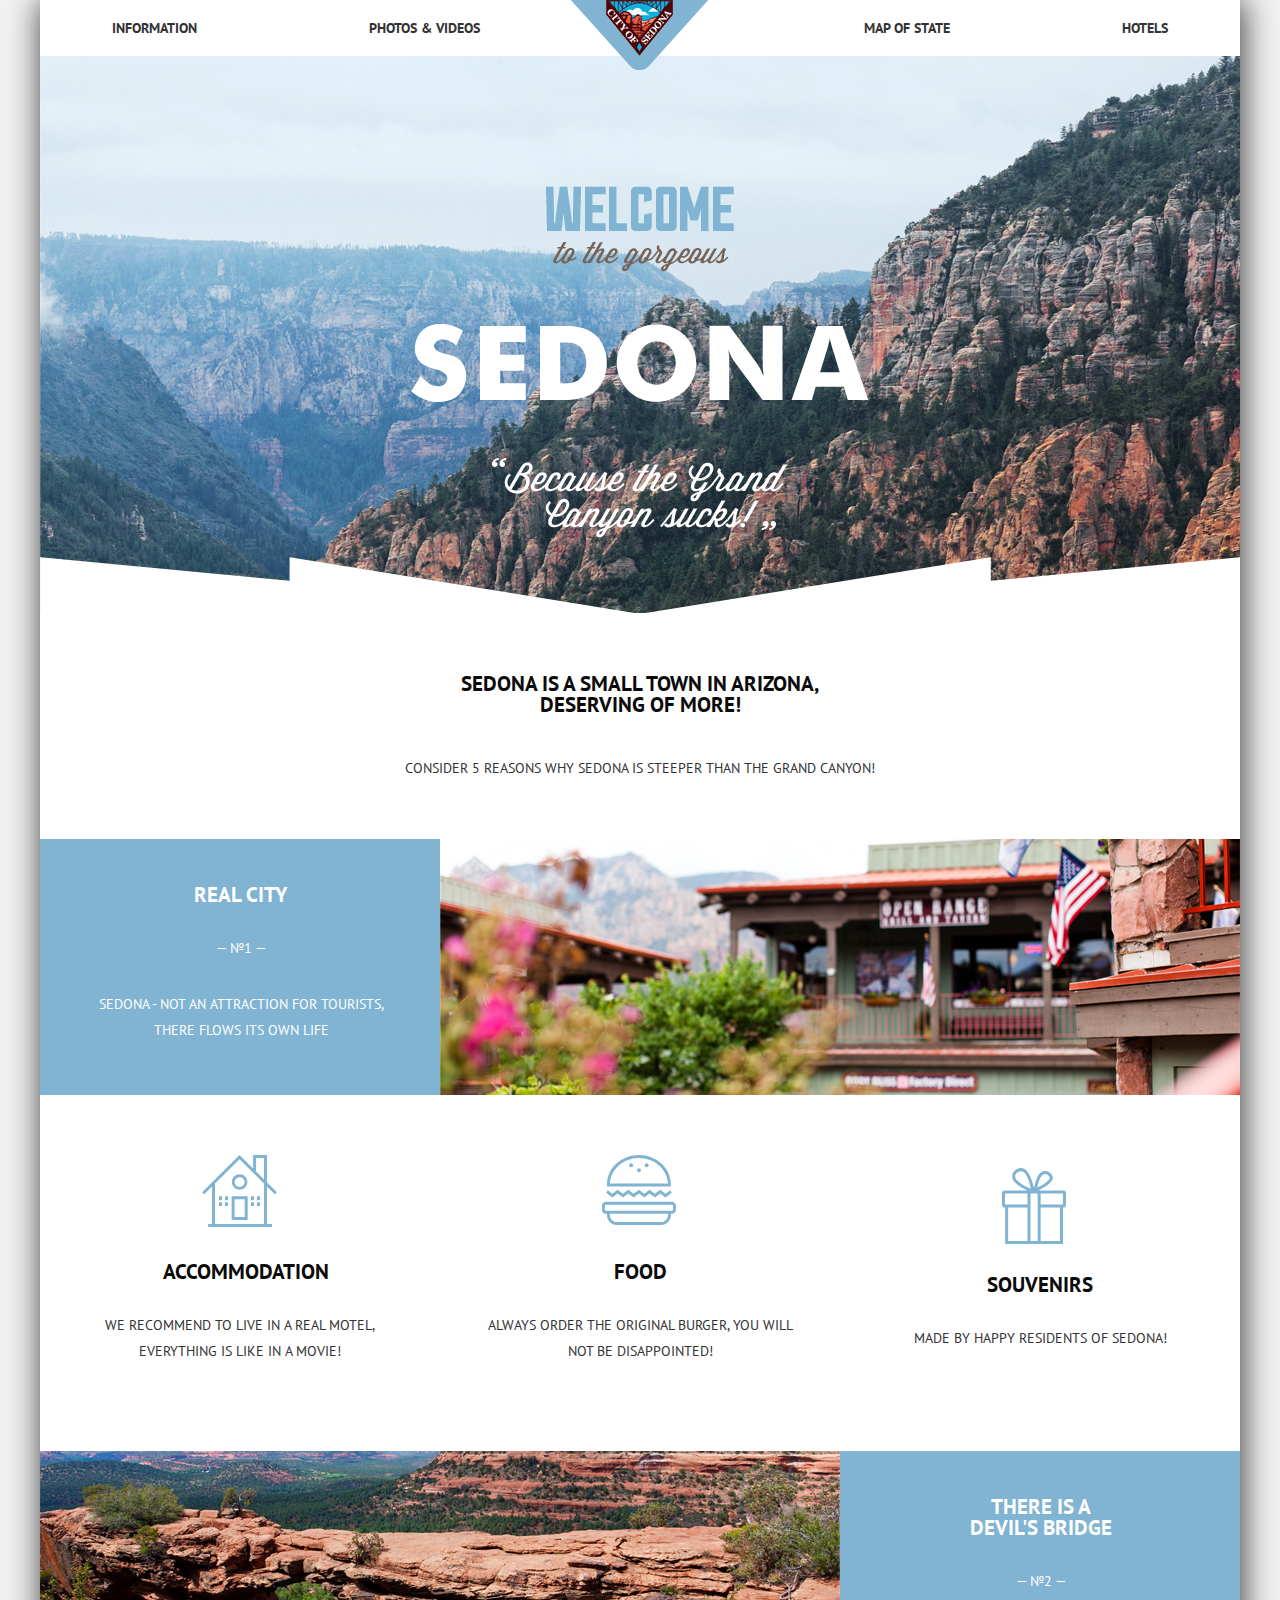
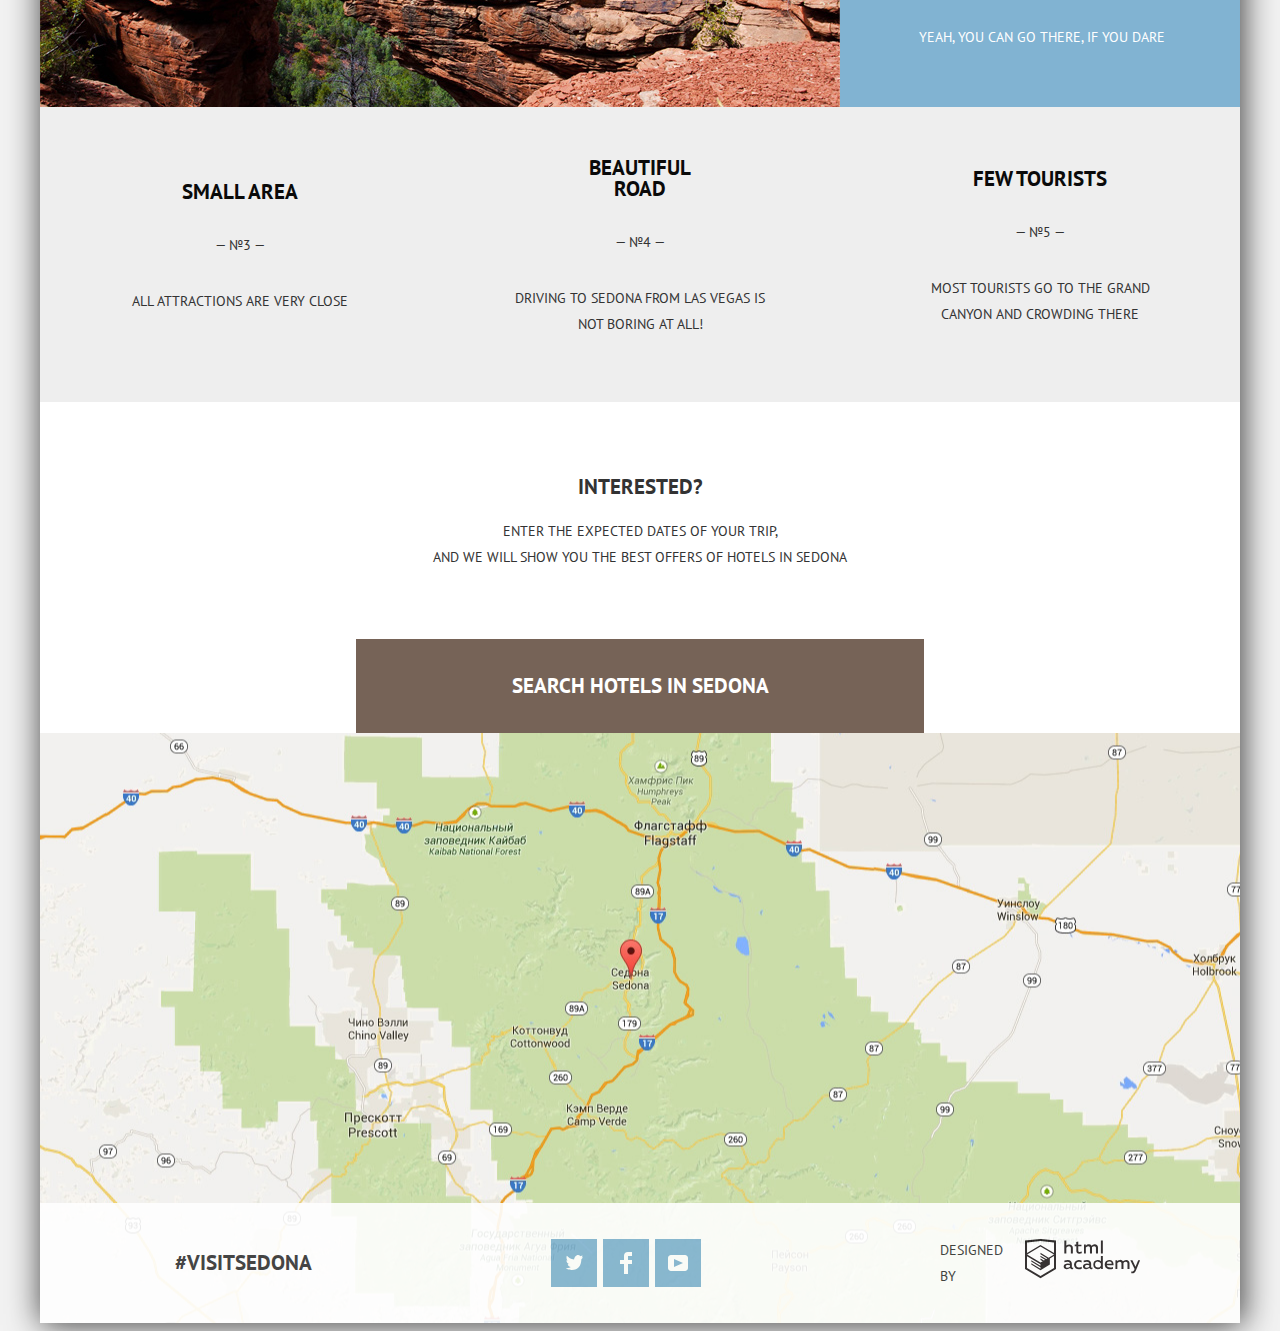
<file: index.html>
<!DOCTYPE html>
<html lang="ru">
   <head>
      <meta charset="utf-8">
      <title>Седона</title>
      <link href="https://fonts.googleapis.com/css?family=PT+Sans:400,700&amp;subset=cyrillic" rel="stylesheet">
      <link href="css/normalize.css" rel="stylesheet">
      <link href="css/style.min.css" rel="stylesheet">
   </head>
   <body>
      <div class="container">
         <header class="main-header">
            <nav class="main-navigation">
               <a class="logo-wrapper">
               <img class="logo" src="img/logo.png" width="138" height="70" alt="Logo of Sedona">
               </a>
               <ul class="site-navigation">
                  <li><a class="navigation-link" href="info.html" tabindex="0" aria-label="Information">Information</a></li>
                  <li><a class="navigation-link" href="photo.html" tabindex="0" aria-label="Photos & videos">Photos & videos</a></li>
                  <li><a class="navigation-link" href="map.html" tabindex="0" aria-label="Map of state">Map of state</a></li>
                  <li><a class="navigation-link" href="inner.html" tabindex="0" aria-label="Hotels">Hotels</a></li>
               </ul>
            </nav>
         </header>
         <main class="main-content">
            <div class="main-pic">
               <img class="font" src="img/welcome.png" width="458" height="352" alt="Welcome to the gorgeous Sedona Because the Grand Canyon sucks!">
            </div>
            <div class="promo-title">
               <h2 class="tagline">Sedona is a small town in Arizona, deserving of more!
               </h2>
               <h3 class="reasons">Consider 5 reasons why Sedona is steeper than the Grand Canyon!</h3>
            </div>
            <div class="reasons-line one">
               <div class="reasons-list main">
                  <h4 class="main-reason other">Real city</h4>
                  <div class="number-sign different"> &#8212; №1 &#8212;</div>
                  <p class="describe different">Sedona - not an attraction for tourists, there flows its own life</p>
               </div>
               <div class="promo-pic">
                  <img class="pic-one" src="img/photo-1.jpg" width="800" height="255" alt="Photo of Sedona">
               </div>
            </div>
            <ul class="recommend-list">
               <li class="recommend-item item-one">
                  <div class="symbol symbol-one"></div>
                  <h4 class="main-reason">Accommodation</h4>
                  <p class="describe">We recommend to live in a real motel, everything is like in a movie!</p>
               </li>
               <li class="recommend-item item-two">
                  <div class="symbol symbol-two"></div>
                  <h4 class="main-reason">Food</h4>
                  <p class="describe">Always order the original burger, you will not be disappointed!</p>
               </li>
               <li class="recommend-item item-three">
                  <div class="symbol symbol-three"></div>
                  <h4 class="main-reason">Souvenirs</h4>
                  <p class="describe">Made by happy residents of Sedona!</p>
               </li>
            </ul>
            <div class="reasons-line two">
               <div class="promo-pic">
                  <img class="pic-two" src="img/photo-2.jpg" width="800" height="255" alt="photo of devil's bridge">
               </div>
               <div class="reasons-list main">
                  <h4 class="main-reason other">There is a devil's bridge</h4>
                  <div class="number-sign different">&#8212; №2 &#8212;</div>
                  <p class="describe different">Yeah, you can go there, if you dare</p>
               </div>
            </div>
            <ul class="other-reason-list">
               <li class="other-reason-list-item item-one">
                  <h4 class="main-reason">Small area</h4>
                  <div class="number-sign">&#8212; №3 &#8212;</div>
                  <p class="describe">All attractions are very close</p>
               </li>
               <li class="other-reason-list-item item-two">
                  <h4 class="main-reason">Beautiful road</h4>
                  <div class="number-sign">&#8212; №4 &#8212;</div>
                  <p class="describe">Driving to Sedona from Las Vegas is not boring at all!</p>
               </li>
               <li class="other-reason-list-item item-three">
                  <h4 class="main-reason">Few tourists</h4>
                  <div class="number-sign">&#8212; №5 &#8212;</div>
                  <p class="describe">Most tourists go to the Grand Canyon and crowding there</p>
               </li>
            </ul>
            <section class="info">
               <div class="interested">
                  <h2>Interested?</h2>
                  <p class="dates">Enter the expected dates of your trip, <br> and we will show you the best offers of hotels in Sedona</p>
               </div>
               <div class="button-and-modal">
                  <button class="find-hotel">Search hotels in Sedona</button>
                  <section class="form-dates modal">
                     <form class="form-dates" action="https://echo.htmlacademy.ru" method="post">
                        <div class="form-item">
                           <label for="date-in">Arrival date:</label>
                           <input type="text" class="date-in-field-input" required name="date" id="date-in" value="" placeholder="24 april 2018">
                        </div>
                        <div class="form-item">
                           <label for="date-out">Departure date:</label>
                           <input type="text" class="date-out-field-input" required name="date" id="date-out" value="" placeholder="4 jule 2018">
                        </div>
                        <fieldset class="guests-form">
                           <div class="part-guests">
                              <div class="guests guests-adult">
                                 <label for="guests-adult">Adult:</label>
                                 <button class="button form-dates-button form-dates-button-less-adult" type="button">-</button>
                                 <input type="number" class="input-adult" required name="guests" id="guests-adult" value="" placeholder="2">
                                 <button class="button form-dates-button form-dates-button-more-adult" type="button">+</button>
                              </div>
                              <div class="guests guests-child">
                                 <label for="guests-children">Children:</label>
                                 <button class="button form-dates-button form-dates-button-less-child" type="button">-</button>
                                 <input type="number" class="input-child" required name="guests" id="guests-children" value="" placeholder="0">
                                 <button class="button form-dates-button form-dates-button-more-child" type="button">+</button>
                              </div>
                           </div>
                        </fieldset>
                     </form>
                     <a class="find-hotels" href="#" tabindex="0" aria-label="Find hotels">Find</a>
                  </section>
               </div>
               <!--<div class="wr-map">
                  <img class="map" src="img/map.jpg" width="1200" height="100%" alt="Карта города Седона">
                  </div>-->
               <div class="overlay map">
                  <iframe src="https://www.google.ru/maps/place/Седона,+Аризона+86336,+США/data=!4m2!3m1!1s0x872da132f942b00d:0x5548c523fa6c8efd?sa=X&ved=0ahUKEwjzxvajh4vaAhXHd5oKHQqIDrsQ8gEIJjAA" width="1200" height="590" allowfullscreen></iframe>
               </div>
            </section>
         </main>
         <footer class="main-footer">
            <span class="visit">#VisitSedona</span>
            <ul class="footer-social">
               <li>
                  <a class="social-button tw-link" href="#" tabindex="0" aria-label="Twitter">
                     <svg xmlns="http://www.w3.org/2000/svg" xmlns:xlink="http://www.w3.org/1999/xlink" width="17" height="15" viewBox="0 0 17 15">
                        <path fill="#FFF" d="M10.95.144c1.685-.496 2.984.27 3.577 1.179.673-.231 1.331-.481 2.011-.708a2.345 2.345 0 0 1-.857 1.768c.685.17 1.304-.491 1.304-.491-.169 1-1.006 1.788-1.563 2.024-.231 6.75-3.175 11.217-10.077 11.082h-.446c-.41 0-4.164-.46-4.898-1.887 2.271.196 3.893-.422 4.693-1.177-.96-.3-2.679-.477-2.979-2.95.349.106.564.228 1.19.119C1.705 8.247.374 7.53.448 5.33c.285.328 1.067.536 1.34.472C1.085 5.561-.182 2.442.894.85c1.818 1.854 3.735 3.606 7.152 3.773C8.254 2.33 9.183.793 10.95.144z"/>
                     </svg>
                  </a>
               </li>
               <li>
                  <a class="social-button fb-link" href="#" tabindex="0" aria-label="Facebook">
                     <svg xmlns="http://www.w3.org/2000/svg" width="12" height="22" viewBox="0 0 12 22">
                        <path fill="#FFF" d="M12 4V0H8a4 4 0 0 0-4 4v4H0v4h4v10h4V12h4V8H8V4h4z"/>
                     </svg>
                  </a>
               </li>
               <li>
                  <a class="social-button youtube-link" href="#" tabindex="0" aria-label="Youtube">
                     <svg xmlns="http://www.w3.org/2000/svg" xmlns:xlink="http://www.w3.org/1999/xlink" width="20" height="16" viewBox="0 0 20 16">
                        <path fill="#FFF" d="M17 0H3C1.35 0 0 1.35 0 3v10c0 1.65 1.35 3 3 3h14c1.65 0 3-1.35 3-3V3c0-1.65-1.35-3-3-3zM6.027 11.998V4.002L15.014 8l-8.987 3.998z"/>
                     </svg>
                  </a>
               </li>
            </ul>
            <div class="footer-copyright">
               <p class="made-by">Designed by</p>
               <a class="academy-link" href="https://htmlacademy.ru" tabindex="0" aria-label="HTML Academy">
                  <svg id="Layer_1" data-name="Layer 1" xmlns="http://www.w3.org/2000/svg" viewBox="0 0 108.08 36.85">
                     <title>logo-htmlacademy-small1</title>
                     <path d="M44.61,26.88a2,2,0,0,0,.55-0.1v1.33a3.25,3.25,0,0,1-1.18.21,1.67,1.67,0,0,1-1.67-1,4.84,4.84,0,0,1-3.14,1.08c-1.51,0-2.91-.83-2.91-2.55,0-2.13,2-2.79,3.71-2.79a11.08,11.08,0,0,1,2.17.25v-0.3c0-1-.76-1.77-2.19-1.77a7.42,7.42,0,0,0-3,.64v-1.7a10.21,10.21,0,0,1,3.19-.55c2.36,0,3.81,1.12,3.81,3.65v3a0.54,0.54,0,0,0,.49.59h0.17Zm-6.44-1.13A1.35,1.35,0,0,0,39.63,27h0.11a3.39,3.39,0,0,0,2.41-1V24.58a9.72,9.72,0,0,0-1.81-.21c-1,0-2.16.33-2.16,1.38h0Zm12.36-6.11a5,5,0,0,1,2.57.64V22a4.08,4.08,0,0,0-2.3-.7,2.75,2.75,0,1,0,0,5.49,5,5,0,0,0,2.43-.64v1.71a6.27,6.27,0,0,1-2.76.57A4.21,4.21,0,0,1,46,24.51q0-.21,0-0.41a4.32,4.32,0,0,1,4.18-4.46h0.38Zm12.17,7.24a2,2,0,0,0,.55-0.1v1.33a3.25,3.25,0,0,1-1.18.21,1.67,1.67,0,0,1-1.67-1,4.84,4.84,0,0,1-3.14,1.08c-1.51,0-2.91-.83-2.91-2.55,0-2.13,2-2.79,3.71-2.79a11.08,11.08,0,0,1,2.17.25v-0.3c0-1-.76-1.77-2.19-1.77a7.42,7.42,0,0,0-3,.64v-1.7a10.21,10.21,0,0,1,3.19-.55c2.36,0,3.81,1.12,3.81,3.65v3a0.54,0.54,0,0,0,.49.59h0.17Zm-6.44-1.13A1.35,1.35,0,0,0,57.73,27h0.11a3.39,3.39,0,0,0,2.41-1V24.58a9.72,9.72,0,0,0-1.81-.21c-1.06,0-2.16.33-2.16,1.38h0ZM73,16V28.2H71.35V26.88a3.88,3.88,0,0,1-3.19,1.54,4.4,4.4,0,0,1,0-8.78,3.81,3.81,0,0,1,3,1.3V16H73Zm-4.53,5.22a2.76,2.76,0,1,0,0,5.52A2.86,2.86,0,0,0,71.15,25V23A2.91,2.91,0,0,0,68.49,21.27ZM79,19.64c3.31,0,4.46,2.68,3.92,5.09H76.7c0.21,1.5,1.67,2.11,3.19,2.11a6.11,6.11,0,0,0,2.64-.59v1.6a7.14,7.14,0,0,1-3,.57C77,28.42,74.78,27,74.78,24a4.18,4.18,0,0,1,4-4.39H79Zm0.09,1.54a2.28,2.28,0,0,0-2.44,2.1v0.06H81.3A2,2,0,0,0,79.13,21.18Zm5.73,7V19.87h1.65v1a3.81,3.81,0,0,1,2.78-1.27A2.86,2.86,0,0,1,91.89,21a4.12,4.12,0,0,1,2.91-1.33A3.06,3.06,0,0,1,98,23V28.2h-1.9V23.05a1.59,1.59,0,0,0-1.42-1.75H94.42a2.8,2.8,0,0,0-2.07,1.12V28.2h-1.9V23.05A1.59,1.59,0,0,0,89,21.31H88.8a3,3,0,0,0-2.21,1.29v5.63H84.86Zm21.31-8.33h1.9l-3.91,9.46c-0.9,2.17-2.09,2.86-3.35,2.86a4.76,4.76,0,0,1-1.1-.14V30.46a2.86,2.86,0,0,0,.85.12c0.9,0,1.58-.64,2.07-1.9l0.17-.42-4-8.4h2l2.86,6.29ZM38.73,1.46V6.22a3.81,3.81,0,0,1,2.7-1.14,3.25,3.25,0,0,1,3.44,3.4v5.15H43V8.72a1.81,1.81,0,0,0-1.61-2h-0.3a2.93,2.93,0,0,0-2.32,1.39v5.52h-1.9V1.46h1.9ZM49.94,2.31v3h3V6.91h-3v3.81c0,1.1.5,1.46,1.58,1.46a4.49,4.49,0,0,0,1.69-.33v1.6A6.8,6.8,0,0,1,51,13.8a2.55,2.55,0,0,1-2.86-2.74V6.89H46.58V5.26h1.5V2.74Zm5.4,11.31V5.28H57v1A3.81,3.81,0,0,1,59.77,5a2.86,2.86,0,0,1,2.6,1.33A4.12,4.12,0,0,1,65.28,5,3.06,3.06,0,0,1,68.44,8.4v5.21h-1.9V8.46a1.59,1.59,0,0,0-1.42-1.75H64.89a2.8,2.8,0,0,0-2.07,1.12v5.78h-1.9V8.46A1.59,1.59,0,0,0,59.5,6.71H59.27A3,3,0,0,0,57.06,8v5.63H55.34ZM71.17,1.45H73V13.6H71.17V1.45ZM14.71,0H14.55L0,1.54V28.21l14.55,8.66,14.55-8.66V1.54Zm12.5,27.1L14.55,34.64,1.9,27.12V16.18l12.59,7.5V25L5.86,19.9v1.31l8.68,5.21v1.39L5.87,22.65V24l8.68,5.21,8.75-5.24V18.31L27.2,16V27.12Zm0-12.53-3.48,2-1.6,1L14.51,13v1.31L21,18.23H21l-0.14.09-1,.54-5.37-3.2V17l4.24,2.52-1,.67-3.2-1.9v1.31l2.1,1.24L14.5,22.1,2,14.65,14.51,7.11Zm0-1.32L14.49,5.76,1.91,13.25v-10L14.56,1.92,27.21,3.25v10h0Z" transform="translate(0 -0.02)" fill="#231f20"/>
                  </svg>
               </a>
            </div>
         </footer>
      </div>
      <script src="js/main.min.js"></script>
   </body>
</html>
</file>
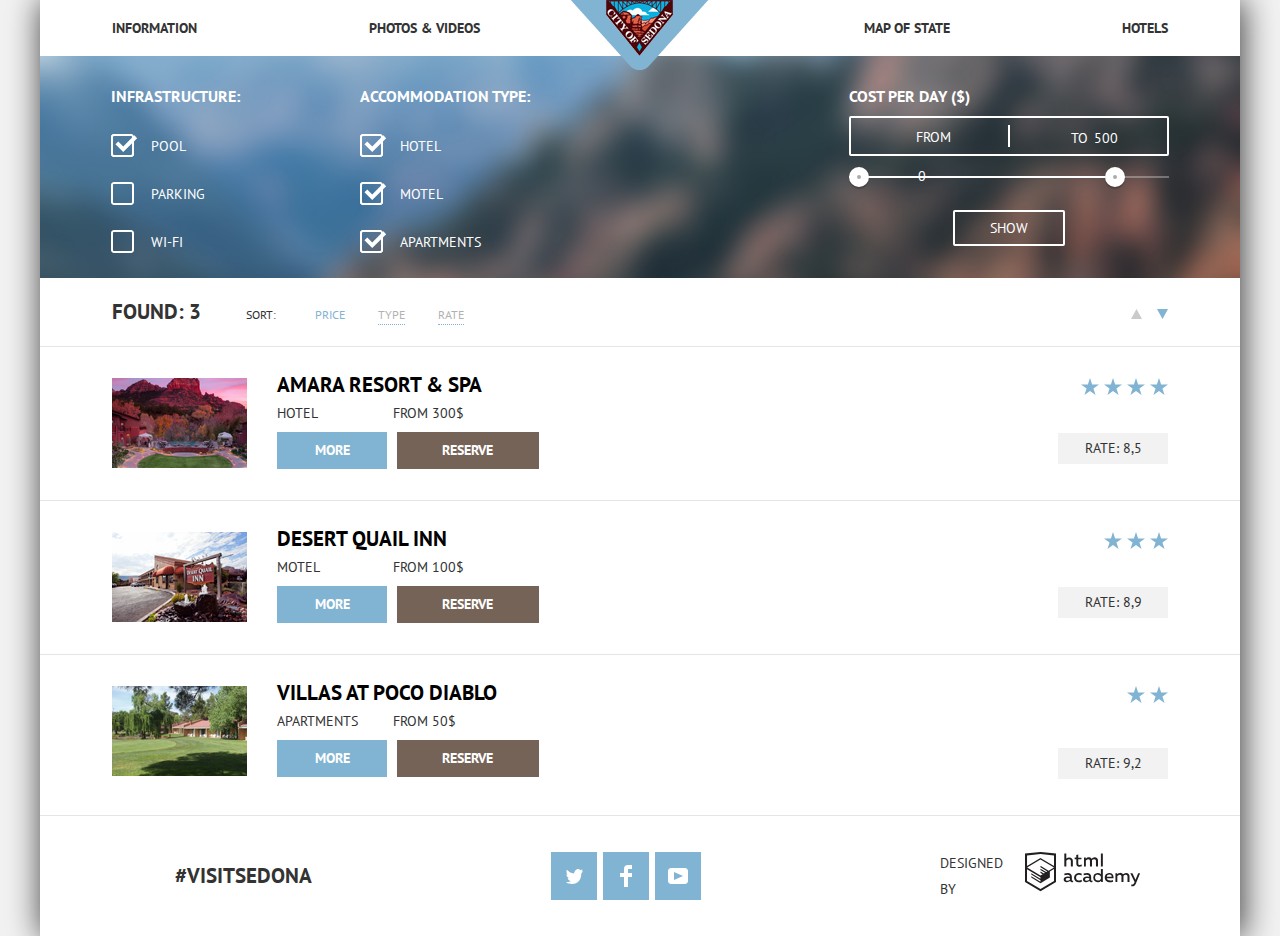
<file: inner.html>
<!DOCTYPE html>
<html lang="ru">
   <head>
      <meta charset="utf-8">
      <title>Седона</title>
      <link href="https://fonts.googleapis.com/css?family=PT+Sans:400,700&amp;subset=cyrillic" rel="stylesheet">
      <link href="css/normalize.css" rel="stylesheet">
      <link href="css/style.min.css" rel="stylesheet">
   </head>
   <body>
      <div class="container">
         <header class="main-header">
            <nav class="main-navigation">
               <a class="logo-wrapper" href="index.html" tabindex="0">
               <img class="logo" src="img/logo.png" width="138" height="70" alt="logo of Sedona">
               </a>
               <ul class="site-navigation">
                  <li><a class="navigation-link" href="info.html" tabindex="0" aria-label="Information">Information</a></li>
                  <li><a class="navigation-link" href="photo.html" tabindex="0" aria-label="Photos & videos">Photos & videos</a></li>
                  <li><a class="navigation-link" href="map.html" tabindex="0" aria-label="Map of state">Map of state</a></li>
                  <li><a class="navigation-link" href="inner.html" tabindex="0" aria-label="Hotels">Hotels</a></li>
               </ul>
            </nav>
         </header>
         <main class="main-content">
            <article class="form-field">
               <form class="checkbox-block" method="get" action="https://echo.htmlacademy.ru" oninput="price.value=price-count.value">
                  <fieldset class="infrostructure">
                     <legend>Infrastructure:</legend>
                     <ul class="check-infrastructure">
                        <li>
                           <input type="checkbox" checked name="waterpool" id="waterpool-field">
                           <label for="waterpool-field">Pool</label>
                        </li>
                        <li>
                           <input type="checkbox" name="parking" id="parking-field">
                           <label for="parking-field">Parking</label>
                        </li>
                        <li>
                           <input type="checkbox" name="wifi" id="wifi-field">
                           <label for="wifi-field">Wi-Fi</label>
                        </li>
                     </ul>
                  </fieldset>
                  <fieldset class="type-fieldset">
                     <legend>Accommodation type:</legend>
                     <ul class="check-type">
                        <li>
                           <input type="checkbox" checked name="hotel" id="hotel-field">
                           <label for="hotel-field">Hotel</label>
                        </li>
                        <li>
                           <input type="checkbox" checked name="motel" id="motel-field">
                           <label for="motel-field">Motel</label>
                        </li>
                        <li>
                           <input type="checkbox" checked name="apartments" id="apartments-field">
                           <label for="apartments-field">Apartments</label>
                        </li>
                     </ul>
                  </fieldset>

                     <div class="filter-range">
                        <div class="filter-range-title">Cost per day ($)</div>
                        <div class="price-controls">
                           <label class="min-price">from <input type="text" name="min-price" value="0"></label>
                           <label class="max-price">to <input type="text" name="max-price" value="500"></label>
                        </div>
                        <div class="range-controls">
                           <div class="scale">
                              <div class="bar"></div>
                           </div>
                           <div class="range-toggle range-toggle-min"></div>
                           <div class="range-toggle range-toggle-max"></div>
                        </div>
                        <button class="btn-transparent" type="submit">Show</button>
                     </div>

               </form>
            </article>
            <div class="sort">
               <p class="found">Found: 3</p>
               <p class="sorted">Sort: </p>
               <ul class="sort-by">
                  <li class="sort-item item-one"><a tabindex="0" href="#">Price</a></li>
                  <li class="sort-item item-two"><a tabindex="0" href="#">Type</a></li>
                  <li class="sort-item item-three"><a tabindex="0" href="#">Rate</a></li>
               </ul>
               <ul class="sort-signs">
                  <li class="sort sort-up">
                     <a href="#">
                        <svg xmlns="http://www.w3.org/2000/svg" width="11" height="10" viewBox="0 0 11 10">
                           <path fill="#cacaca" d="M5.5 0L0 10h11z"/>
                        </svg>
                     </a>
                  </li>
                  <li class="sort sort-down active">
                     <a href="#">
                        <svg xmlns="http://www.w3.org/2000/svg" width="11" height="10" viewBox="0 0 11 10">
                           <path fill="#cacaca" d="M5.5 10L0 0h11"/>
                        </svg>
                     </a>
                  </li>
               </ul>
            </div>
            <div class="hotels-block">
               <ul class="hotels-list">
                  <li class="hotel-list-item">
                     <div class="photo">
                        <a class="go-to-hotel-page"><img class="hotel-pic pic-two" src="img/hotel-img-1.jpg" width="135" height="90" alt="Photo of hotel Desert Quail INN"></a>
                     </div>
                     <div class="hotel-block">
                        <a href="#">
                           <h2 class="name">Amara Resort & Spa</h2>
                        </a>
                        <div class="type-and-price">
                           <p class="type">Hotel</p>
                           <p class="price">From 300$</p>
                        </div>
                        <div class="more-and-reserve">
                           <a class="more-info" tabindex="0">More</a>
                           <button class="reserve">Reserve</button>
                        </div>
                     </div>
                     <div class="stars-and-rating">
                        <div class="stars">
                           <span class="stars">
                              <svg xmlns="http://www.w3.org/2000/svg" width="18" height="17" viewBox="0 0 18 17">
                                 <path fill="#81B3D2" d="M9.002 0l2.126 6.494h6.877l-5.564 4.012L14.566 17l-5.564-4.013L3.438 17l2.126-6.494L0 6.494h6.878z"/>
                              </svg>
                           </span>
                           <span class="stars">
                              <svg xmlns="http://www.w3.org/2000/svg" width="18" height="17" viewBox="0 0 18 17">
                                 <path fill="#81B3D2" d="M9.002 0l2.126 6.494h6.877l-5.564 4.012L14.566 17l-5.564-4.013L3.438 17l2.126-6.494L0 6.494h6.878z"/>
                              </svg>
                           </span>
                           <span class="stars">
                              <svg xmlns="http://www.w3.org/2000/svg" width="18" height="17" viewBox="0 0 18 17">
                                 <path fill="#81B3D2" d="M9.002 0l2.126 6.494h6.877l-5.564 4.012L14.566 17l-5.564-4.013L3.438 17l2.126-6.494L0 6.494h6.878z"/>
                              </svg>
                           </span>
                           <span class="stars">
                              <svg xmlns="http://www.w3.org/2000/svg" width="18" height="17" viewBox="0 0 18 17">
                                 <path fill="#81B3D2" d="M9.002 0l2.126 6.494h6.877l-5.564 4.012L14.566 17l-5.564-4.013L3.438 17l2.126-6.494L0 6.494h6.878z"/>
                              </svg>
                           </span>
                        </div>
                        <p class="rate">Rate: 8,5</p>
                     </div>
                  </li>
                  <li class="hotel-list-item">
                     <div class="photo">
                        <a class="go-to-hotel-page"><img class="hotel-pic pic-two" src="img/hotel-img-2.jpg" width="135" height="90" alt="Photo of hotel Desert Quail INN"></a>
                     </div>
                     <div class="hotel-block">
                        <a href="#">
                           <h2 class="name">Desert Quail INN</h2>
                        </a>
                        <div class="type-and-price">
                           <p class="type">Motel</p>
                           <p class="price">From 100$</p>
                        </div>
                        <div class="more-and-reserve">
                           <a class="more-info" tabindex="0">More</a>
                           <button class="reserve">Reserve</button>
                        </div>
                     </div>
                     <div class="stars-and-rating">
                        <div class="stars">
                           <span class="stars">
                              <svg xmlns="http://www.w3.org/2000/svg" width="18" height="17" viewBox="0 0 18 17">
                                 <path fill="#81B3D2" d="M9.002 0l2.126 6.494h6.877l-5.564 4.012L14.566 17l-5.564-4.013L3.438 17l2.126-6.494L0 6.494h6.878z"/>
                              </svg>
                           </span>
                           <span class="stars">
                              <svg xmlns="http://www.w3.org/2000/svg" width="18" height="17" viewBox="0 0 18 17">
                                 <path fill="#81B3D2" d="M9.002 0l2.126 6.494h6.877l-5.564 4.012L14.566 17l-5.564-4.013L3.438 17l2.126-6.494L0 6.494h6.878z"/>
                              </svg>
                           </span>
                           <span class="stars">
                              <svg xmlns="http://www.w3.org/2000/svg" width="18" height="17" viewBox="0 0 18 17">
                                 <path fill="#81B3D2" d="M9.002 0l2.126 6.494h6.877l-5.564 4.012L14.566 17l-5.564-4.013L3.438 17l2.126-6.494L0 6.494h6.878z"/>
                              </svg>
                           </span>
                        </div>
                        <p class="rate">Rate: 8,9</p>
                     </div>
                  </li>
                  <li class="hotel-list-item">
                     <div class="photo">
                        <a class="go-to-hotel-page"><img class="hotel-pic pic-three" src="img/hotel-img-3.jpg" width="135" height="90" alt="Photo of hotel Villas At Poco Diablo"></a>
                     </div>
                     <div class="hotel-block">
                        <a href="#">
                           <h2 class="name">Villas At Poco Diablo</h2>
                        </a>
                        <div class="type-and-price">
                           <p class="type">Apartments</p>
                           <p class="price">From 50$</p>
                        </div>
                        <div class="more-and-reserve">
                           <a class="more-info" tabindex="0">More</a>
                           <button class="reserve">Reserve</button>
                        </div>
                     </div>
                     <div class="stars-and-rating">
                        <div class="stars">
                           <span class="stars">
                              <svg xmlns="http://www.w3.org/2000/svg" width="18" height="17" viewBox="0 0 18 17">
                                 <path fill="#81B3D2" d="M9.002 0l2.126 6.494h6.877l-5.564 4.012L14.566 17l-5.564-4.013L3.438 17l2.126-6.494L0 6.494h6.878z"/>
                              </svg>
                           </span>
                           <span class="stars">
                              <svg xmlns="http://www.w3.org/2000/svg" width="18" height="17" viewBox="0 0 18 17">
                                 <path fill="#81B3D2" d="M9.002 0l2.126 6.494h6.877l-5.564 4.012L14.566 17l-5.564-4.013L3.438 17l2.126-6.494L0 6.494h6.878z"/>
                              </svg>
                           </span>
                        </div>
                        <p class="rate">Rate: 9,2</p>
                     </div>
                  </li>
               </ul>
            </div>
         </main>
         <footer class="inner-page-footer">
            <span class="visit">#VisitSedona</span>
            <ul class="footer-social">
               <li>
                  <a class="social-button tw-link" href="#" tabindex="0" aria-label="Twitter">
                     <svg xmlns="http://www.w3.org/2000/svg" xmlns:xlink="http://www.w3.org/1999/xlink" width="17" height="15" viewBox="0 0 17 15">
                        <path fill="#FFF" d="M10.95.144c1.685-.496 2.984.27 3.577 1.179.673-.231 1.331-.481 2.011-.708a2.345 2.345 0 0 1-.857 1.768c.685.17 1.304-.491 1.304-.491-.169 1-1.006 1.788-1.563 2.024-.231 6.75-3.175 11.217-10.077 11.082h-.446c-.41 0-4.164-.46-4.898-1.887 2.271.196 3.893-.422 4.693-1.177-.96-.3-2.679-.477-2.979-2.95.349.106.564.228 1.19.119C1.705 8.247.374 7.53.448 5.33c.285.328 1.067.536 1.34.472C1.085 5.561-.182 2.442.894.85c1.818 1.854 3.735 3.606 7.152 3.773C8.254 2.33 9.183.793 10.95.144z"/>
                     </svg>
                  </a>
               </li>
               <li>
                  <a class="social-button fb-link" href="#" tabindex="0" aria-label="Facebook">
                     <svg xmlns="http://www.w3.org/2000/svg" width="12" height="22" viewBox="0 0 12 22">
                        <path fill="#FFF" d="M12 4V0H8a4 4 0 0 0-4 4v4H0v4h4v10h4V12h4V8H8V4h4z"/>
                     </svg>
                  </a>
               </li>
               <li>
                  <a class="social-button youtube-link" href="#" tabindex="0" aria-label="Youtube">
                     <svg xmlns="http://www.w3.org/2000/svg" xmlns:xlink="http://www.w3.org/1999/xlink" width="20" height="16" viewBox="0 0 20 16">
                        <path fill="#FFF" d="M17 0H3C1.35 0 0 1.35 0 3v10c0 1.65 1.35 3 3 3h14c1.65 0 3-1.35 3-3V3c0-1.65-1.35-3-3-3zM6.027 11.998V4.002L15.014 8l-8.987 3.998z"/>
                     </svg>
                  </a>
               </li>
            </ul>
            <div class="footer-copyright">
               <p class="made-by">Designed by</p>
               <a class="academy-link" href="https://htmlacademy.ru" tabindex="0" aria-label="HTML Academy">
                  <svg id="Layer_1" data-name="Layer 1" xmlns="http://www.w3.org/2000/svg" viewBox="0 0 108.08 36.85">
                     <title>logo-htmlacademy-small1</title>
                     <path d="M44.61,26.88a2,2,0,0,0,.55-0.1v1.33a3.25,3.25,0,0,1-1.18.21,1.67,1.67,0,0,1-1.67-1,4.84,4.84,0,0,1-3.14,1.08c-1.51,0-2.91-.83-2.91-2.55,0-2.13,2-2.79,3.71-2.79a11.08,11.08,0,0,1,2.17.25v-0.3c0-1-.76-1.77-2.19-1.77a7.42,7.42,0,0,0-3,.64v-1.7a10.21,10.21,0,0,1,3.19-.55c2.36,0,3.81,1.12,3.81,3.65v3a0.54,0.54,0,0,0,.49.59h0.17Zm-6.44-1.13A1.35,1.35,0,0,0,39.63,27h0.11a3.39,3.39,0,0,0,2.41-1V24.58a9.72,9.72,0,0,0-1.81-.21c-1,0-2.16.33-2.16,1.38h0Zm12.36-6.11a5,5,0,0,1,2.57.64V22a4.08,4.08,0,0,0-2.3-.7,2.75,2.75,0,1,0,0,5.49,5,5,0,0,0,2.43-.64v1.71a6.27,6.27,0,0,1-2.76.57A4.21,4.21,0,0,1,46,24.51q0-.21,0-0.41a4.32,4.32,0,0,1,4.18-4.46h0.38Zm12.17,7.24a2,2,0,0,0,.55-0.1v1.33a3.25,3.25,0,0,1-1.18.21,1.67,1.67,0,0,1-1.67-1,4.84,4.84,0,0,1-3.14,1.08c-1.51,0-2.91-.83-2.91-2.55,0-2.13,2-2.79,3.71-2.79a11.08,11.08,0,0,1,2.17.25v-0.3c0-1-.76-1.77-2.19-1.77a7.42,7.42,0,0,0-3,.64v-1.7a10.21,10.21,0,0,1,3.19-.55c2.36,0,3.81,1.12,3.81,3.65v3a0.54,0.54,0,0,0,.49.59h0.17Zm-6.44-1.13A1.35,1.35,0,0,0,57.73,27h0.11a3.39,3.39,0,0,0,2.41-1V24.58a9.72,9.72,0,0,0-1.81-.21c-1.06,0-2.16.33-2.16,1.38h0ZM73,16V28.2H71.35V26.88a3.88,3.88,0,0,1-3.19,1.54,4.4,4.4,0,0,1,0-8.78,3.81,3.81,0,0,1,3,1.3V16H73Zm-4.53,5.22a2.76,2.76,0,1,0,0,5.52A2.86,2.86,0,0,0,71.15,25V23A2.91,2.91,0,0,0,68.49,21.27ZM79,19.64c3.31,0,4.46,2.68,3.92,5.09H76.7c0.21,1.5,1.67,2.11,3.19,2.11a6.11,6.11,0,0,0,2.64-.59v1.6a7.14,7.14,0,0,1-3,.57C77,28.42,74.78,27,74.78,24a4.18,4.18,0,0,1,4-4.39H79Zm0.09,1.54a2.28,2.28,0,0,0-2.44,2.1v0.06H81.3A2,2,0,0,0,79.13,21.18Zm5.73,7V19.87h1.65v1a3.81,3.81,0,0,1,2.78-1.27A2.86,2.86,0,0,1,91.89,21a4.12,4.12,0,0,1,2.91-1.33A3.06,3.06,0,0,1,98,23V28.2h-1.9V23.05a1.59,1.59,0,0,0-1.42-1.75H94.42a2.8,2.8,0,0,0-2.07,1.12V28.2h-1.9V23.05A1.59,1.59,0,0,0,89,21.31H88.8a3,3,0,0,0-2.21,1.29v5.63H84.86Zm21.31-8.33h1.9l-3.91,9.46c-0.9,2.17-2.09,2.86-3.35,2.86a4.76,4.76,0,0,1-1.1-.14V30.46a2.86,2.86,0,0,0,.85.12c0.9,0,1.58-.64,2.07-1.9l0.17-.42-4-8.4h2l2.86,6.29ZM38.73,1.46V6.22a3.81,3.81,0,0,1,2.7-1.14,3.25,3.25,0,0,1,3.44,3.4v5.15H43V8.72a1.81,1.81,0,0,0-1.61-2h-0.3a2.93,2.93,0,0,0-2.32,1.39v5.52h-1.9V1.46h1.9ZM49.94,2.31v3h3V6.91h-3v3.81c0,1.1.5,1.46,1.58,1.46a4.49,4.49,0,0,0,1.69-.33v1.6A6.8,6.8,0,0,1,51,13.8a2.55,2.55,0,0,1-2.86-2.74V6.89H46.58V5.26h1.5V2.74Zm5.4,11.31V5.28H57v1A3.81,3.81,0,0,1,59.77,5a2.86,2.86,0,0,1,2.6,1.33A4.12,4.12,0,0,1,65.28,5,3.06,3.06,0,0,1,68.44,8.4v5.21h-1.9V8.46a1.59,1.59,0,0,0-1.42-1.75H64.89a2.8,2.8,0,0,0-2.07,1.12v5.78h-1.9V8.46A1.59,1.59,0,0,0,59.5,6.71H59.27A3,3,0,0,0,57.06,8v5.63H55.34ZM71.17,1.45H73V13.6H71.17V1.45ZM14.71,0H14.55L0,1.54V28.21l14.55,8.66,14.55-8.66V1.54Zm12.5,27.1L14.55,34.64,1.9,27.12V16.18l12.59,7.5V25L5.86,19.9v1.31l8.68,5.21v1.39L5.87,22.65V24l8.68,5.21,8.75-5.24V18.31L27.2,16V27.12Zm0-12.53-3.48,2-1.6,1L14.51,13v1.31L21,18.23H21l-0.14.09-1,.54-5.37-3.2V17l4.24,2.52-1,.67-3.2-1.9v1.31l2.1,1.24L14.5,22.1,2,14.65,14.51,7.11Zm0-1.32L14.49,5.76,1.91,13.25v-10L14.56,1.92,27.21,3.25v10h0Z" transform="translate(0 -0.02)" fill="#231f20"/>
                  </svg>
               </a>
            </div>
         </footer>
      </div>
   </body>
</html>
</file>
<file: css/style.min.css>
a,body{padding:0}.promo-title h3,body{font-size:14px;line-height:26px}.btn-transparent,.filter-range,.find-hotel,body{text-transform:uppercase}.find-hotel,.reserve{text-align:center;outline-style:none}.example{display:-ms-grid;display:grid;-webkit-transition:all .5s;-o-transition:all .5s;transition:all .5s;-webkit-user-select:none;-moz-user-select:none;-ms-user-select:none;user-select:none;background:-webkit-gradient(linear,left top,left bottom,from(white),to(black));background:-webkit-linear-gradient(top,#fff,#000);background:-o-linear-gradient(top,#fff,#000);background:linear-gradient(to bottom,#fff,#000)}.form-field,.main-pic::after,.symbol-one,.symbol-three,.symbol-two{background-repeat:no-repeat}body{font-family:'PT Sans',Arial,sans-serif;font-weight:400;margin:0;color:#333;background-color:#f2f2f2}.container{position:relative;min-width:768px;max-width:1200px;margin:0 auto;-webkit-box-shadow:2px 1px 31px 1px rgba(0,0,0,.75);box-shadow:2px 1px 31px 1px rgba(0,0,0,.75)}a{display:block;text-decoration:none;color:inherit}.main-navigation{display:-webkit-box;display:-ms-flexbox;display:flex;color:#333;background-color:#fff}.logo{width:138px;height:70px}.logo-wrapper{position:absolute;z-index:1;left:50%;pointer:default;margin-left:-69px}.check-infrastructure,.check-type,.footer-social,.hotels-list,.main-navigation,.other-reason-list,.recommend-list,.site-navigation,.sort-by,.sort-signs{margin:0 auto;padding:0;list-style:none}.site-navigation a{font-weight:700;display:block;padding:15px 0;vertical-align:middle;color:#333}.main-pic,.site-navigation{display:-webkit-box;display:-ms-flexbox}.hid{visibility:hidden}.site-navigation a:hover{color:#c0d9e8}.site-navigation a:focus{color:#d7d7d7}.site-navigation a:active{color:#b1a6a0}.site-navigation{display:flex;padding-left:6%;padding-right:6%;width:100%;margin:0 auto;-webkit-box-pack:justify;-ms-flex-pack:justify;justify-content:space-between;-ms-flex-wrap:wrap;flex-wrap:wrap}.site-navigation li{padding:0}.site-navigation li:nth-child(2){margin-right:20%}.font,.main-reason,.tagline{margin:0 auto}.site-navigation li .active{color:#766357}img{max-width:100%}.main-pic{position:relative;display:flex;background-color:#85b6d4;background-image:url(../img/promo-bg.jpg);background-size:100%;-webkit-box-pack:center;-ms-flex-pack:center;justify-content:center}.main-footer,.reasons-line{display:-webkit-box;display:-ms-flexbox}.main-pic::after{position:absolute;bottom:-4px;left:0;width:100%;height:60px;content:'';background-image:url(../img/shape.png)}.font{padding-top:130px;padding-bottom:75px;width:458px;height:352px}.tagline{width:448px}.reasons-list{-webkit-box-sizing:border-box;box-sizing:border-box;min-width:400px;height:256px;color:#fff;background-color:#81b3d2;padding:45px 48px 65px 49px}.promo-title,.recommend-list{background-color:#fff}.main{width:33.33333%}.main-reason{width:155px}.promo-pic{width:66.666666%;-o-object-fit:cover;object-fit:cover}.reasons-line{display:flex;padding:0;margin:0;min-height:256px}.promo-title h2{margin-bottom:40px}.promo-title h3{font-weight:400;width:493px;margin:0 auto}.find-hotel,.find-hotels,.visit{font-weight:700}.promo-title{padding-top:60px;padding-bottom:58px;text-align:center}.pic-one,.pic-two{height:256px;display:block;-o-object-fit:cover;object-fit:cover}.other-reason-list-item,.recommend-item{display:inline-block;vertical-align:middle}.recommend-item{width:33%;padding-top:60px;padding-bottom:87px}.recommend-item li:last-child{padding-top:55px}.describe,.main-reason,.number-sign,.other-reason-list,.reasons-list,.recommend-list,.symbol{text-align:center}.number-sign{margin-bottom:30px}.dates,.describe,.number-sign{color:#333}.describe{width:305px;margin:0 auto}.symbol{padding-bottom:30px;width:76px;height:76px;margin:0 auto}.symbol-one{background-image:url(../img/icon-1-home.svg)}.symbol-two{background-image:url(../img/icon-3-hamburger.svg)}.symbol-three{background-image:url(../img/icon-2-gift.svg)}.different{color:#fff}.other-reason-list{padding-top:50px;padding-bottom:65px;background-color:#eee}.other-reason-list li{width:33%}.other-reason-list .describe{width:270px}.main-reason{margin-bottom:30px}.main-reason,.tagline{font-size:21px;font-weight:700;line-height:21px;color:#0a0a0a}.find-hotel,.other{color:#fff;font-size:21px}.interested{width:445px;margin:0 auto;padding-top:55px;padding-bottom:55px}.info{background-color:#fff}.dates,.interested h2{text-align:center}.find-hotel{display:block;width:568px;margin:0 auto;border:none;cursor:pointer;padding:35px 139px;background-color:#766357}.find-hotel:hover{background-color:#604e43}.find-hotel:active{color:#857871;background-color:#503e33}.find-hotels{font-size:21px;width:458px;margin:0 auto;padding:20px 0;text-align:center;color:#fff;background-color:#81b3d2}.find-hotels:hover{background-color:#669ec0}.find-hotels:focus{color:#88b6d1;background-color:#5496bd}.inner-page-footer,.main-footer{height:120px;padding-right:100px;padding-left:135px;background-color:#fff;-webkit-box-align:center}.main-footer{position:absolute;z-index:4;bottom:0;left:0;display:flex;-webkit-box-sizing:1200px;box-sizing:1200px;width:965px;opacity:.9;-ms-flex-align:center;align-items:center;-webkit-box-pack:justify;-ms-flex-pack:justify;justify-content:space-between}.inner-page-footer,.visit{display:-webkit-box;display:-ms-flexbox}.inner-page-footer{display:flex;-ms-flex-align:center;align-items:center;-webkit-box-pack:justify;-ms-flex-pack:justify;justify-content:space-between}.visit{font-size:21px;display:flex;-webkit-box-align:center;-ms-flex-align:center;align-items:center}.footer-social,.social-button{display:-webkit-box;display:-ms-flexbox}.form-dates{width:550px;-ms-flex-wrap:wrap;flex-wrap:wrap;-webkit-box-pack:center;-ms-flex-pack:center;justify-content:center}.form-item{width:458px}.guests input{width:40px;-ms-flex-wrap:nowrap;flex-wrap:nowrap}.footer-social{display:flex;width:150px;margin:0 auto;text-align:center;-webkit-box-pack:justify;-ms-flex-pack:justify;justify-content:space-between;-ms-flex-wrap:wrap;flex-wrap:wrap}.social-button{display:flex;width:46px;height:48px;background-color:#81b3d2;-webkit-box-align:center;-ms-flex-align:center;align-items:center;-webkit-box-pack:center;-ms-flex-pack:center;justify-content:center}.footer-copyright,.sort{display:-webkit-box;display:-ms-flexbox}.social-button:hover{background-color:#669ec0}.social-button:focus{background-color:#5496bd}.social-button:focus path{fill:#88b6d1}.main-footer a{color:#333}.footer-copyright{display:flex;width:200px;-webkit-box-align:center;-ms-flex-align:center;align-items:center}.academy-link{display:block;width:120px;background-color:#fff;-webkit-box-align:center;-ms-flex-align:center;align-items:center;-webkit-box-pack:center;-ms-flex-pack:center;justify-content:center}.academy-link:hover path{fill:#81b3d2}.academy-link:active path{fill:#bdbbbc}.made-by{font-size:14px;margin-right:5px}.form-field{background-color:#263a41;background-image:url(../img/blurred-bg.png);background-position:center;background-size:100%}.filter-range{width:320px;color:#fff;margin-left:auto}.filter-range-title{font-size:16px;font-weight:600;line-height:21px;margin-bottom:9px}.price-controls{font-size:0;position:relative;height:36px;margin-bottom:20px;border:2px solid #fff;border-radius:2px}.price-controls::after{position:absolute;top:50%;left:50%;width:2px;height:22px;content:'';-webkit-transform:translate(-50%,-50%);-ms-transform:translate(-50%,-50%);transform:translate(-50%,-50%);background:#fff}.price-controls label{font-size:14px;line-height:38px;display:inline-block;cursor:pointer;vertical-align:top}.price-controls .max-price,.price-controls .min-price{width:90px;padding-left:65px}.price-controls input{font:inherit;width:50px;margin:0;color:inherit;border:none;background:0 0}.form-field legend,.form-item label,.found,.guests label,.more-info,.reserve{font-weight:700}.range-controls{position:relative;margin-bottom:32px}.range-controls .scale{height:2px;background:rgba(255,255,255,.3)}.range-controls .bar{width:80%;height:2px;background:#fff}.range-toggle{position:absolute;top:-9px;width:4px;height:4px;cursor:pointer;border:8px solid #fff;border-radius:50%;background:#ababab;-webkit-box-shadow:0 2px 1px 0 rgba(0,1,1,.2);box-shadow:0 2px 1px 0 rgba(0,1,1,.2)}.range-toggle-min{left:0}.range-toggle-max{left:80%}.range-toggle:hover{width:6px;height:6px}.btn-transparent{font-size:14px;line-height:20px;display:block;margin:0 auto;padding:6px 35px;cursor:pointer;color:#fff;border:2px solid #fff;border-radius:2px;background:0 0}.hotels-block,.sort{background-color:#fff}.btn-transparent:hover{color:#000;background:#fff}.sort{display:flex;padding-right:6%;padding-left:6%;-webkit-box-align:baseline;-ms-flex-align:baseline;align-items:baseline;-webkit-box-pack:start;-ms-flex-pack:start;justify-content:flex-start;fill:#cacaca}.sort-by,.sort-signs{display:-webkit-box;display:-ms-flexbox}.found{font-size:21px;line-height:26px;padding-right:45px}.sorted{padding:0 39px 0 0}.sort-by{display:flex;margin:0;padding:0}.sort-by li{margin-right:33px}.sort-by li:last-child,.sort-signs,.sort-signs li{margin-right:0}.sort-by li:nth-child(2),.sort-by li:nth-child(3){color:#b1b1b1;border-bottom:1px dotted #81b3d2}.sort-by,.sorted{font-size:12px;line-height:18px}.sort-by .sort-item:active{color:#81b3d2}.sort-by .sort-item:hover{color:#81b3d2;border-bottom:1px dotted #81b3d2}.sort-by .sort-item:focus{color:#0a0a0a}.sort-by .item-one{color:#81b3d2}.sort-item .item-three,.sort-item .item-two{color:#b1b1b1;border-bottom:1px dotted #81b3d2}.hotel-pic{width:135px;height:90px}.hotel-block .name{font-size:21px;line-height:26px;margin-top:-6px;padding-bottom:5px;color:#000}.hotel-block .name:hover{color:#81b3d2}.hotel-block .name:focus{color:#b2b2b2}.more-and-reserve,.more-and-reserve .reserve,.rate,.type-and-price{font-size:14px;line-height:21px;text-transform:uppercase}.sort-signs{display:flex;margin-left:auto}.hotel-list-item,.type-and-price{display:-webkit-box;display:-ms-flexbox}.sort-up{padding-right:10px}.sort-down{padding-right:0}.sort-signs li{margin-left:auto;padding-left:5px;fill:#b1b1b1}.sort-signs .active path,.sort-signs li:active path{fill:#81b3d2}.sort-signs li:hover path{fill:#231f20}.sort-signs li:focus path{fill:#81b3d2}.hotel-block h2{margin:0;padding:0}.go-to-hotel-page{padding-right:30px}.hotel-list-item{display:flex;padding:31px 6%;border-top:1px solid #e5e5e5}.hotel-list-item:last-child{border-bottom:1px solid #e5e5e5}.type-and-price{display:flex;padding-bottom:8px}.stars,.stars-and-rating{display:-webkit-box;display:-ms-flexbox}.price,.type{margin:0;padding:0}.type{width:116px}.more-info{width:110px;margin-right:6px;padding:8px 0;text-align:center;color:#fefefe;background-color:#81b3d2}.more-info:hover{background-color:#669ec0}.more-info:focus{color:#88b6d1;background-color:#5496bd}.stars-and-rating{display:flex;-webkit-box-orient:vertical;-webkit-box-direction:normal;-ms-flex-direction:column;flex-direction:column;margin-right:0;margin-left:auto;width:110px;-webkit-box-pack:justify;-ms-flex-pack:justify;justify-content:space-between}.stars{display:flex;padding-left:5px;-webkit-box-pack:end;-ms-flex-pack:end;justify-content:flex-end}.checkbox-block,.more-and-reserve{display:-webkit-box;display:-ms-flexbox}.rate{width:110px;margin-bottom:5px;text-align:center;background-color:#f2f2f2;padding:5px 0}.more-and-reserve{display:flex}.hotel-block{width:265px}.more{width:110px;text-align:center}.reserve{width:142px;margin:0 auto;padding:8px 0;color:#fefefe;border:none;background-color:#766357}.more-and-reserve .reserve:hover{background-color:#604e43}.more-and-reserve .reserve:focus{color:#857871;background-color:#503e33}.checkbox-block{display:flex;width:100%}.form-field{display:-webkit-box;display:-ms-flexbox;display:flex;padding:30px 71px 0;-webkit-box-pack:start;-ms-flex-pack:start;justify-content:flex-start}.form-field fieldset{display:inline;margin:0 120px 0 0;padding:0;border:none}.form-field legend{font-size:16px;line-height:21px;margin-top:31px;margin-bottom:27px;color:#fff}input[type=checkbox]{display:none}input[type=checkbox]+label{font-size:14px;line-height:25px;position:relative;display:inline-block;padding-bottom:23px;padding-left:40px;cursor:pointer;vertical-align:top;color:#fff}input[type=checkbox]+label::before{position:absolute;top:0;left:0;display:block;width:30px;height:30px;content:'';background:url(../img/checkbox-off-icon.svg) no-repeat}input[type=checkbox]:checked+label::after{position:absolute;top:0;left:0;display:block;width:30px;height:30px;content:'';background:url(../img/checkbox-on-icon.svg) no-repeat}.guests-form,.modal{display:-webkit-box;display:-ms-flexbox}input[type=checkbox]:disabled+label{color:#6a6a6a}.modal{display:flex;width:568px;margin:0 auto 78px;padding-top:55px;padding-bottom:55px;color:#111;background-color:#fff}.overlay{z-index:3;width:100%;height:590px;background-color:#263a41;background-image:url(../img/map.jpg);background-repeat:no-repeat;background-position:center;background-size:100%}.date-in-field-input,.date-out-field-input,input[type=number]{-webkit-box-sizing:border-box;box-sizing:border-box;height:38px;border:none;outline:0;background-color:#f2f2f2;vertical-align:middle}.date-in-field-input,.date-out-field-input{font-size:0;display:inline-block;height:38px;border:2px solid #f2f2f2}.date-in-field-input:hover,.date-out-field-input:hover{background-color:#ebebeb;background-image:url(../img/calendar-icon-black.svg);fill:#000}.date-in-field-input:focus,.date-out-field-input:focus{background-color:#fff;background-image:url(../img/calendar-icon-blue.svg)}input[type=number]{font-weight:700;width:38px;text-align:right;color:#202020}.input-adult{position:absolute;left:208px}.input-child{position:relative;right:-12px}.guests-form{display:flex;margin:0;padding:0;border:none}.guests,.part-guests{display:-webkit-box;display:-ms-flexbox}.guests{display:flex;width:285px;-webkit-box-align:center;-ms-flex-align:center;align-items:center}.part-guests{display:flex;width:458px;padding-bottom:55px;-webkit-box-pack:center;-ms-flex-pack:center;justify-content:center}.form-dates,.form-item{display:-webkit-box;display:-ms-flexbox}.form-dates{display:flex}.guests-adult label{padding-right:180px}.form-item{display:flex;padding-bottom:30px;-webkit-box-pack:start;-ms-flex-pack:start;justify-content:flex-start}.form-item label{width:115px;padding:5px 0 0;vertical-align:middle}.guests label{width:95px}.form-dates-button-less-adult{font-size:0;position:absolute;top:191px;right:360px;width:38px;height:38px;cursor:pointer;border:0;background-color:#f2f2f2}.form-dates-button-less-adult::after{position:absolute;top:18px;right:13px;width:12px;height:3px;content:'';background-color:#a9a9a9}.form-dates-button-more-adult{font-size:0;position:absolute;top:191px;right:284px;width:38px;height:38px;cursor:pointer;border:0;background-color:#f2f2f2}.form-dates-button-more-adult::after,.form-dates-button-more-adult::before{top:18px;right:15px;width:12px;height:3px;background-color:#a9a9a9;content:'';position:absolute}.form-dates-button-more-adult::after{-webkit-transform:rotate(90deg);-ms-transform:rotate(90deg);transform:rotate(90deg)}.form-dates-button-less-child{font-size:0;position:absolute;top:191px;right:130px;width:38px;height:38px;cursor:pointer;border:0;background-color:#f2f2f2}.form-dates-button-less-child::before{position:absolute;top:18px;right:10px;width:12px;height:3px;content:'';background-color:#a9a9a9}.form-dates-button-more-child{font-size:0;position:absolute;top:191px;right:55px;width:38px;height:38px;cursor:pointer;border:0;background-color:#f2f2f2}.form-dates-button-more-child::after,.form-dates-button-more-child::before{position:absolute;top:18px;right:12px;width:12px;height:3px;content:'';background-color:#a9a9a9}.form-dates-button-more-child::after{-webkit-transform:rotate(90deg);-ms-transform:rotate(90deg);transform:rotate(90deg)}.form-dates-button-less-adult:hover::after,.form-dates-button-less-child:hover::before,.form-dates-button-more-adult:hover::after,.form-dates-button-more-adult:hover::before,.form-dates-button-more-child:hover::after,.form-dates-button-more-child:hover::before{background-color:#000}.form-dates-button-less-adult:active::after,.form-dates-button-less-child:active::before,.form-dates-button-more-adult:active::after,.form-dates-button-more-adult:active::before,.form-dates-button-more-child:active::after,.form-dates-button-more-child:active::before{background-color:#81b3d2}.form-dates-button:active .form-dates-button-less-adult::after{color:#81b3d2}.date-in-field-input,.date-out-field-input{width:346px;background-image:url(../img/calendar-icon.svg);background-repeat:no-repeat;background-position:315px center}.modal-show{display:-webkit-box;display:-ms-flexbox;display:flex;-webkit-animation:bounce .9s;animation:bounce .9s}.modal-error{-webkit-animation:shake .8s;animation:shake .8s}@-webkit-keyframes bounce{0%{-webkit-transform:translateY(-3000px);transform:translateY(-3000px)}70%{-webkit-transform:translateY(50px);transform:translateY(50px)}90%{-webkit-transform:translateY(-15px);transform:translateY(-15px)}100%{-webkit-transform:translateY(0);transform:translateY(0)}}@keyframes bounce{0%{-webkit-transform:translateY(-3000px);transform:translateY(-3000px)}70%{-webkit-transform:translateY(50px);transform:translateY(50px)}90%{-webkit-transform:translateY(-15px);transform:translateY(-15px)}100%{-webkit-transform:translateY(0);transform:translateY(0)}}@-webkit-keyframes shake{0%,100%{-webkit-transform:translateX(0);transform:translateX(0)}10%,30%,50%,70%,90%{-webkit-transform:translateX(-10px);transform:translateX(-10px)}20%,40%,60%,80%{-webkit-transform:translateX(10px);transform:translateX(10px)}}@keyframes shake{0%,100%{-webkit-transform:translateX(0);transform:translateX(0)}10%,30%,50%,70%,90%{-webkit-transform:translateX(-10px);transform:translateX(-10px)}20%,40%,60%,80%{-webkit-transform:translateX(10px);transform:translateX(10px)}}.button-and-modal{position:relative}.modal{position:absolute;z-index:3;bottom:-483px;left:315px}.map iframe{position:relative;z-index:2;border:none}
</file>
